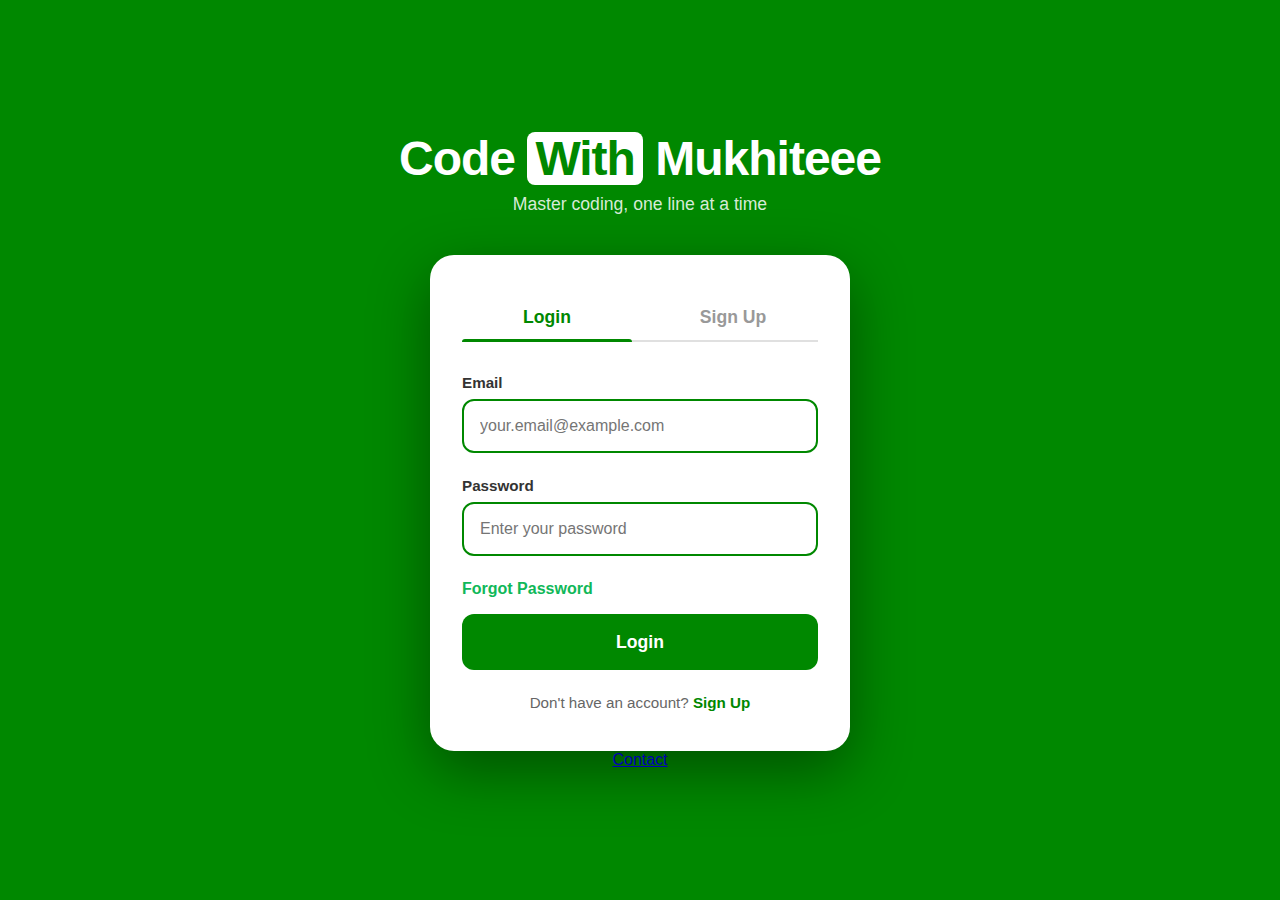
<file: index.html>
<!DOCTYPE html>
<html lang="en">
<head>
    <meta charset="UTF-8">
    <meta name="viewport" content="width=device-width, initial-scale=1.0">
    <title>Web Development For Beginners | Code With Mukhiteee</title>
    <link rel="stylesheet" href="styles/main.css">
    <link rel="icon" href="assets/images/icon.png" type="image/png">
    <link rel="apple-touch-icon" href="assets/images/icon.png">
    <link rel="manifest" href="manifest.json">
    <meta name="theme-color" content="#10b859">
<meta name="description" content="Learn web development from scratch. Join our beginner-friendly course, get hands-on tutorials, and connect with a vibrant learning community.">
<meta name="twitter:card" content="summary_large_image">
<meta name="twitter:title" content="Web Development for Beginners">
<meta name="twitter:description" content="Learn web development from scratch. Join our beginner-friendly course, get hands-on tutorials, and connect with a vibrant learning community.">
<meta name="twitter:image" content="https://webdev.wasmer.app/assets/images/banner.jpg">

<meta property="og:title" content="Web Development for Beginners">
<meta property="og:description" content="Learn web development from scratch. Join our beginner-friendly course, get hands-on tutorials, and connect with a vibrant learning community.">
<meta property="og:image" content="https://webdev.wasmer.app/assets/images/banner.jpg">
<meta property="og:url" content="https://webdev.wasmer.app">
<meta property="og:type" content="website">
</head>
<body>
        <div class="logo">Code <span>With</span> Mukhiteee</div>
    <div class="tagline">Master coding, one line at a time</div>

    <div class="auth-card">
        <div class="tabs">
            <button class="tab active" data-tab="login">Login</button>
            <button class="tab" data-tab="signup">Sign Up</button>
            <div class="tab-indicator" id="indicator"></div>
        </div>

        <div class="form-container">
            <form class="form active" id="loginForm" action="backend/login.php" method="POST">
                <div class="form-group">
                    <label for="loginEmail">Email</label>
                    <input type="email" id="loginEmail" name="email" placeholder="your.email@example.com" required>
                </div>
                <div class="form-group">
                    <label for="loginPassword">Password</label>
                    <input type="password" id="loginPassword" name="password" placeholder="Enter your password" required>
                </div>
                <a href="pages/forgot_password.php" style="color: #10b859; font-weight: 600; text-decoration: none; text-align: right;">Forgot Password</a>
                <button type="submit" class="cta-button">Login</button>
                <div class="switch-link">
                    Don't have an account? <a id="switchToSignup">Sign Up</a>
                </div>
            </form>

            <form class="form" id="signupForm" action="backend/register.php" method="POST">
                <div class="form-group">
                    <label for="signupName">Name</label>
                    <input type="text" name="name" id="signupName" placeholder="Your full name" required>
                </div>
                <div class="form-group">
                    <label for="signupEmail">Email</label>
                    <input type="email" name="email" id="signupEmail" placeholder="your.email@example.com" required>
                </div>
                <div class="form-group">
                    <label for="signupPassword">Password</label>
                    <input type="password" name="password" id="signupPassword" placeholder="Create a strong password" required>
                </div>
                <div class="form-group">
                    <label for="signupConfirm">Confirm Password</label>
                    <input type="password" name="confirm" id="signupConfirm" placeholder="Repeat Password" required>
                </div>
                <button type="submit" class="cta-button">Sign Up</button>
                <div class="switch-link">
                    Already have an account? <a id="switchToLogin">Login</a>
                </div>
            </form>
        </div>
    </div>
    
    <!-- Floating WhatsApp Button -->
    <a class="float-contact" href="https://wa.me/2349025948400" target="_blank" title="Contact">
      <i class="fab fa-whatsapp"></i> Contact
    </a>
    <script src="scripts/main.js"></script>
</body>
</html>
</file>
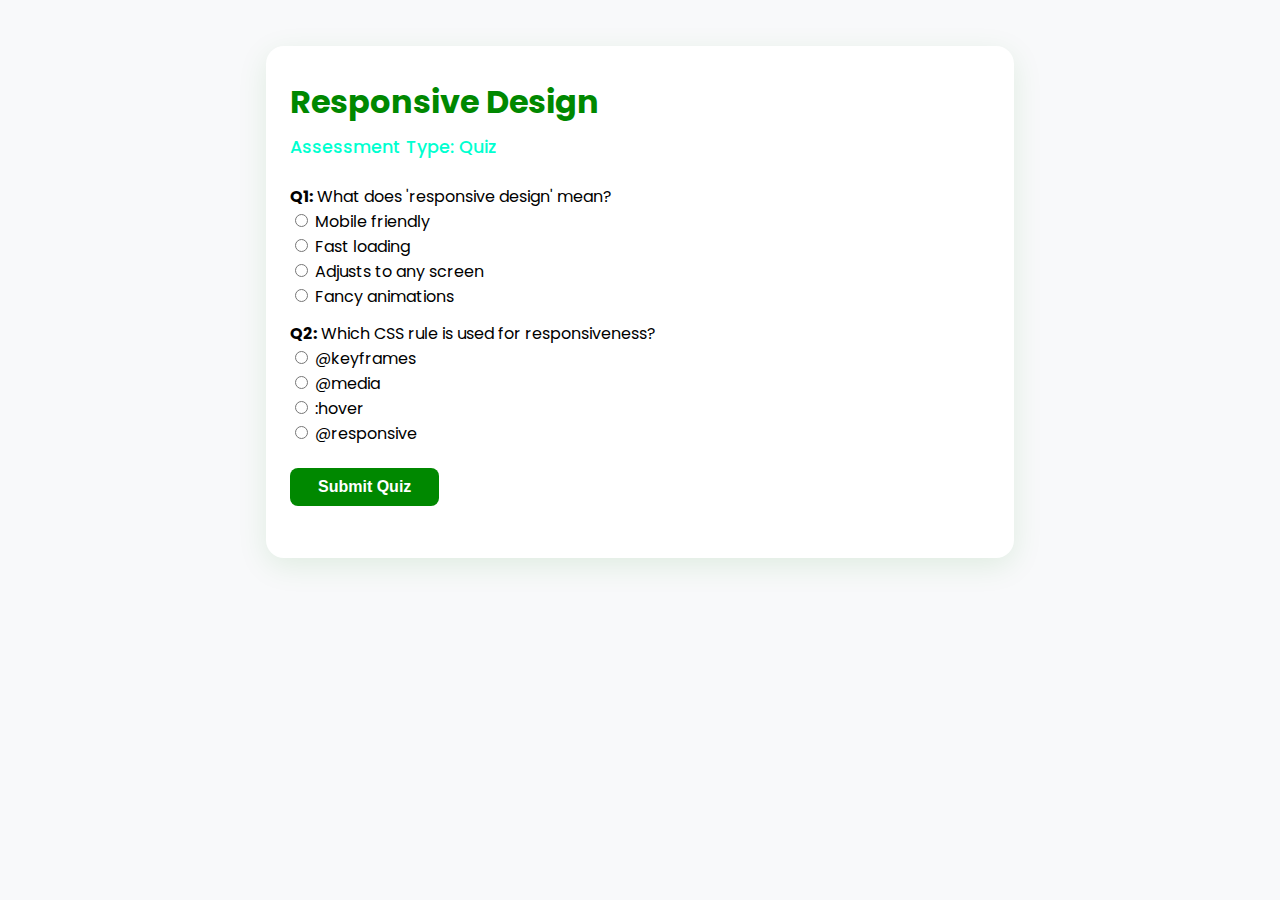
<file: course_assessment.html>
<!DOCTYPE html>
<html lang="en">
<head>
    <meta charset="UTF-8">
    <meta name="viewport" content="width=device-width, initial-scale=1.0">
    <title>Section Assessment | CodeWithMukhiteee</title>
    <link href="https://fonts.googleapis.com/css2?family=Poppins:wght@400;700&display=swap" rel="stylesheet">
    <style>
        body { background: #f8f9fa; font-family: 'Poppins', sans-serif; }
        .section-wrapper { max-width: 700px; margin: 46px auto; padding: 32px 24px; background: #fff; border-radius: 18px; box-shadow: 0 8px 30px rgba(8,128,8,0.10);}
        .section-title { font-size: 2rem; font-weight: 700; color: #080; margin-bottom: 8px;}
        .assessment-type { font-size: 1.1rem; font-weight: 500; color: #00FFD0; margin-bottom: 24px;}
        .quiz-block, .project-block { margin-bottom: 20px; }
        .score-block, .pending-block, .feedback-block { margin-top: 20px; padding: 18px; border-radius: 10px; }
        .score-block { background: #eafff9; color: #080; font-weight: 700;}
        .pending-block { background: #fffbe6; color: #eeB100;}
        .feedback-block { background: #f3f8ff; color: #002366;}
        .btn { display: inline-block; background: #080; color: #fff; padding: 10px 28px; border-radius: 8px; font-size: 1rem; font-weight: 600; cursor: pointer; border: none; margin-top: 10px;}
        .btn:disabled { background: #bbb; cursor: default; }
        .question { margin-bottom: 12px;}
    </style>
</head>
<body>
    <div class="section-wrapper" id="assessmentRoot">
        <!-- Content will be injected here -->
    </div>
    <script>
        // Dummy data (replace with dynamic backend/data logic)
        const sectionData = {
            title: "Responsive Design",
            type: "quiz", // or "project"
            userHasTaken: false,  // true if already taken/submitted
            userScore: 4, // for quiz
            quizOutOf: 5,
            quizQuestions: [
                {
                    question: "What does 'responsive design' mean?",
                    options: ["Mobile friendly", "Fast loading", "Adjusts to any screen", "Fancy animations"],
                    answer: 2 // zero-indexed, correct answer
                },
                {
                    question: "Which CSS rule is used for responsiveness?",
                    options: ["@keyframes", "@media", ":hover", "@responsive"],
                    answer: 1
                }
            ],
            projectSubmitted: false,
            projectGraded: false,
            projectScore: null,
            projectFeedback: ""
        };

        // Utility to render the proper assessment content
        function renderAssessment() {
            const root = document.getElementById('assessmentRoot');
            let html = `<div class="section-title">${sectionData.title}</div>`;
            html += `<div class="assessment-type">Assessment Type: ${sectionData.type === "quiz" ? "Quiz" : "Project"}</div>`;

            if (sectionData.type === "quiz") {
                if (sectionData.userHasTaken) {
                    html += `<div class="score-block">You scored ${sectionData.userScore}/${sectionData.quizOutOf} on this quiz. Assessment locked.</div>`;
                } else {
                    html += `<form id="quizForm" class="quiz-block">`;
                    sectionData.quizQuestions.forEach((q, i) => {
                        html += `<div class="question"><b>Q${i+1}:</b> ${q.question}<br>`;
                        q.options.forEach((opt, j) => {
                            html += `<label><input type="radio" name="q${i}" value="${j}" required> ${opt}</label><br>`;
                        });
                        html += `</div>`;
                    });
                    html += `<button class="btn" type="submit">Submit Quiz</button></form>`;
                }
            }

            if (sectionData.type === "project") {
                if (sectionData.userHasTaken) {
                    if (sectionData.projectGraded) {
                        html += `<div class="score-block">Project Score: ${sectionData.projectScore}/10</div>`;
                        html += `<div class="feedback-block">${sectionData.projectFeedback}</div>`;
                    } else {
                        html += `<div class="pending-block">Project submitted. Pending grading by admin.</div>`;
                    }
                } else {
                    html += `<form id="projForm" class="project-block">
                        <label>Project File/Link:<br><input type="text" name="projLink" required style="width:90%;padding:9px;margin:10px 0"></label><br>
                        <button class="btn" type="submit">Upload Project</button>
                    </form>`;
                }
            }

            root.innerHTML = html;

            // Form listeners for demo
            const quizForm = document.getElementById('quizForm');
            if (quizForm) {
                quizForm.onsubmit = function (e) {
                    e.preventDefault();
                    // Lock quiz after submit (simulate)
                    sectionData.userHasTaken = true;
                    // For demo, random score
                    sectionData.userScore = Math.floor(Math.random()*sectionData.quizOutOf);
                    renderAssessment();
                };
            }
            const projForm = document.getElementById('projForm');
            if (projForm) {
                projForm.onsubmit = function (e) {
                    e.preventDefault();
                    sectionData.userHasTaken = true;
                    sectionData.projectGraded = false;
                    renderAssessment();
                };
            }
        }

        renderAssessment();
    </script>
</body>
</html>
</file>
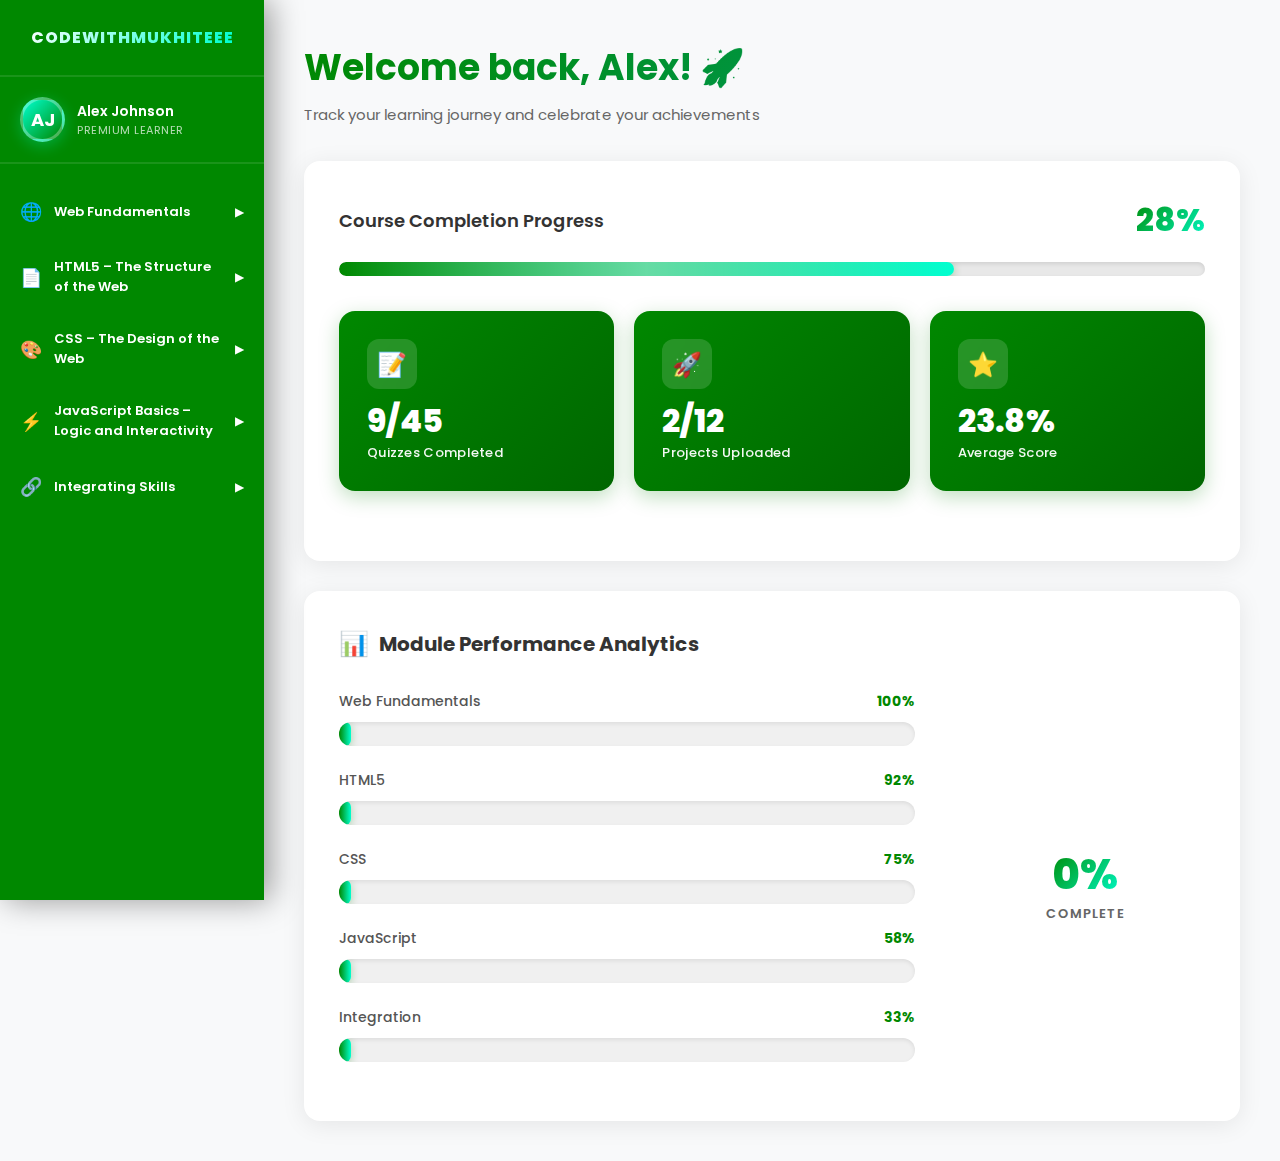
<file: dashboard.html>
<!DOCTYPE html>
<html lang="en">
<head>
    <meta charset="UTF-8">
    <meta name="viewport" content="width=device-width, initial-scale=1.0">
    <title>CodeWithMukhiteee - Student Dashboard</title>
    <link href="https://fonts.googleapis.com/css2?family=Poppins:wght@300;400;500;600;700;800&display=swap" rel="stylesheet">
    <link rel="stylesheet" href="styles/dashboard.css">
</head>
<body>
    <button class="menu-toggle" id="menuToggle" aria-label="Toggle Menu">☰</button>

    <div class="dashboard">
        <!-- Sidebar -->
        <aside class="sidebar" id="sidebar">
            <div class="logo-section">
                <div class="logo">
                    <h1>CodeWithMukhiteee</h1>
                </div>
            </div>

            <!-- User Profile -->
            <div class="user-profile">
                <div class="user-avatar" id="userAvatar">SM</div>
                <div class="user-info">
                    <div class="user-name" id="userName">Student Member</div>
                    <div class="user-role">Premium Learner</div>
                </div>
            </div>

            <nav class="course-nav" id="courseNav">
                <!-- Modules will be generated by JavaScript -->
            </nav>
        </aside>

        <!-- Main Content -->
        <main class="main-content">
            <div class="welcome-header">
                <h1 class="welcome-title">Welcome back, <span id="welcomeName">Student</span>! 🚀</h1>
                <p class="welcome-subtitle">Track your learning journey and celebrate your achievements</p>
            </div>

            <!-- Analytics Panel -->
            <div class="analytics-panel">
                <div class="progress-section">
                    <div class="progress-header">
                        <h3 class="progress-label">Course Completion Progress</h3>
                        <span class="progress-percentage" id="overallProgress">0%</span>
                    </div>
                    <div class="progress-bar-container">
                        <div class="progress-bar" id="progressBar" style="width: 0%"></div>
                    </div>
                </div>

                <!-- Stats Cards -->
                <div class="stats-grid">
                    <div class="stat-card">
                        <div class="stat-icon">📝</div>
                        <div class="stat-value" id="quizStat">0/0</div>
                        <div class="stat-label">Quizzes Completed</div>
                    </div>
                    <div class="stat-card">
                        <div class="stat-icon">🚀</div>
                        <div class="stat-value" id="projectStat">0/0</div>
                        <div class="stat-label">Projects Uploaded</div>
                    </div>
                    <div class="stat-card">
                        <div class="stat-icon">⭐</div>
                        <div class="stat-value" id="avgScore">0%</div>
                        <div class="stat-label">Average Score</div>
                    </div>
                </div>
            </div>

            <!-- Chart Section -->
            <div class="chart-section">
                <h3 class="chart-title">Module Performance Analytics</h3>
                <div class="chart-container">
                    <div class="bar-chart" id="barChart">
                        <!-- Bars will be generated by JavaScript -->
                    </div>
                    <div class="pie-chart-container">
                        <svg width="240" height="240" viewBox="0 0 240 240">
                            <circle class="pie-circle pie-segment" cx="120" cy="120" r="102"
                                stroke="#080" stroke-dasharray="0 640" id="pieSegment"/>
                            <circle class="pie-circle" cx="120" cy="120" r="102"
                                stroke="#e8e8e8" stroke-width="36" fill="none"/>
                        </svg>
                        <div class="pie-center">
                            <div class="pie-percentage" id="piePercentage">0%</div>
                            <div class="pie-label">Complete</div>
                        </div>
                    </div>
                </div>
            </div>
        </main>
    </div>

    <script>
        // Course Data
        const courseModules = [
            {
                title: "Web Fundamentals",
                icon: "🌐",
                sections: ["Developer Environment Setup", "Version Control Introduction"]
            },
            {
                title: "HTML5 – The Structure of the Web",
                icon: "📄",
                sections: [
                    "Introduction to HTML",
                    "Foundation and Semantics",
                    "Media Embeds",
                    "Tables Data",
                    "Forms Interactivity",
                    "Advanced HTML"
                ]
            },
            {
                title: "CSS – The Design of the Web",
                icon: "🎨",
                sections: [
                    "Introduction to CSS",
                    "CSS Fundamentals",
                    "Layout Mastery",
                    "Responsive Design",
                    "Visual Effects and Animations",
                    "Modern CSS Features",
                    "Advanced Techniques",
                    "Real-World Projects",
                    "Browser DevTools"
                ]
            },
            {
                title: "JavaScript Basics – Logic and Interactivity",
                icon: "⚡",
                sections: [
                    "JS Fundamentals",
                    "Control Data Structures",
                    "Array Objects",
                    "The DOM Document Object Model",
                    "Local Storage and JSON",
                    "Debugging and Best Practices"
                ]
            },
            {
                title: "Integrating Skills",
                icon: "🔗",
                sections: ["Intermediate", "Advanced"]
            }
        ];

        // Analytics Data (simulating database)
        const analyticsData = {
            userName: "Alex Johnson",
            totalQuizzes: 45,
            completedQuizzes: 32,
            totalProjects: 12,
            uploadedProjects: 9,
            averageScore: 89.3,
            moduleProgress: [
                { name: 'Web Fundamentals', completion: 100 },
                { name: 'HTML5', completion: 92 },
                { name: 'CSS', completion: 75 },
                { name: 'JavaScript', completion: 58 },
                { name: 'Integration', completion: 33 }
            ]
        };

        // Generate Sidebar
        function generateSidebar() {
            const nav = document.getElementById('courseNav');
            courseModules.forEach((module, moduleIndex) => {
                const moduleDiv = document.createElement('div');
                moduleDiv.className = 'module';
               
                const header = document.createElement('div');
                header.className = 'module-header';
                header.innerHTML = `
                    <span class="module-icon">${module.icon}</span>
                    <span class="module-title">${module.title}</span>
                    <span class="chevron">▶</span>
                `;
               
                const sections = document.createElement('div');
                sections.className = 'sections';
               
                module.sections.forEach((section, sectionIndex) => {
                    const sectionDiv = document.createElement('div');
                    sectionDiv.className = 'section-item';
                    sectionDiv.textContent = section;
                    sectionDiv.tabIndex = 0;
                    sectionDiv.setAttribute('role', 'button');
                    sectionDiv.setAttribute('aria-label', `Navigate to ${section}`);
                   
                    sectionDiv.addEventListener('click', () => selectSection(sectionDiv, section));
                    sectionDiv.addEventListener('keypress', (e) => {
                        if (e.key === 'Enter') selectSection(sectionDiv, section);
                    });
                   
                    sections.appendChild(sectionDiv);
                });
               
                header.addEventListener('click', () => toggleModule(header, sections));
                header.addEventListener('keypress', (e) => {
                    if (e.key === 'Enter') toggleModule(header, sections);
                });
                header.tabIndex = 0;
                header.setAttribute('role', 'button');
                header.setAttribute('aria-expanded', 'false');
               
                moduleDiv.appendChild(header);
                moduleDiv.appendChild(sections);
                nav.appendChild(moduleDiv);
            });
        }

        function toggleModule(header, sections) {
            const chevron = header.querySelector('.chevron');
            const isExpanded = sections.classList.contains('show');
           
            sections.classList.toggle('show');
            chevron.classList.toggle('expanded');
            header.setAttribute('aria-expanded', !isExpanded);
        }

        function selectSection(element, sectionName) {
            document.querySelectorAll('.section-item').forEach(item => {
                item.classList.remove('active');
            });
            element.classList.add('active');
            console.log(`Navigating to: ${sectionName}`);
           
            // Close mobile menu on selection
            if (window.innerWidth <= 968) {
                document.getElementById('sidebar').classList.remove('active');
            }
        }

        // Update User Info
        function updateUserInfo() {
            const name = analyticsData.userName;
            const initials = name.split(' ').map(n => n[0]).join('').toUpperCase();
           
            document.getElementById('userName').textContent = name;
            document.getElementById('welcomeName').textContent = name.split(' ')[0];
            document.getElementById('userAvatar').textContent = initials;
        }

        // Update Analytics with Animation
        function updateAnalytics() {
            const overallProgress = Math.round(
                (analyticsData.completedQuizzes / analyticsData.totalQuizzes) * 100
            );
           
            // Animate progress bar
            setTimeout(() => {
                document.getElementById('progressBar').style.width = overallProgress + '%';
                animateNumber('overallProgress', 0, overallProgress, 1500, '%');
            }, 200);
           
            // Animate stats
            setTimeout(() => {
                animateCounter('quizStat', analyticsData.completedQuizzes, analyticsData.totalQuizzes);
                animateCounter('projectStat', analyticsData.uploadedProjects, analyticsData.totalProjects);
                animateNumber('avgScore', 0, analyticsData.averageScore, 1500, '%');
            }, 400);
           
            // Update charts
            setTimeout(() => {
                updateBarChart();
                updatePieChart(overallProgress);
            }, 600);
        }

        function animateNumber(elementId, start, end, duration, suffix = '') {
            const element = document.getElementById(elementId);
            const range = end - start;
            const increment = range / (duration / 16);
            let current = start;
           
            const timer = setInterval(() => {
                current += increment;
                if (current >= end) {
                    current = end;
                    clearInterval(timer);
                }
                element.textContent = Math.round(current * 10) / 10 + suffix;
            }, 16);
        }

        function animateCounter(elementId, current, total) {
            const element = document.getElementById(elementId);
            let count = 0;
            const duration = 1500;
            const increment = current / (duration / 16);
           
            const timer = setInterval(() => {
                count += increment;
                if (count >= current) {
                    count = current;
                    clearInterval(timer);
                }
                element.textContent = `${Math.round(count)}/${total}`;
            }, 16);
        }

        function updateBarChart() {
            const barChart = document.getElementById('barChart');
            barChart.innerHTML = '';
           
            analyticsData.moduleProgress.forEach((module, index) => {
                const barItem = document.createElement('div');
                barItem.className = 'bar-item';
                barItem.innerHTML = `
                    <div class="bar-label">
                        <span>${module.name}</span>
                        <span class="bar-percentage">${module.completion}%</span>
                    </div>
                    <div class="bar-track">
                        <div class="bar-fill" style="width: 0%"></div>
                    </div>
                `;
                barChart.appendChild(barItem);
               
                // Animate bars with staggered delay
                setTimeout(() => {
                    barItem.querySelector('.bar-fill').style.width = module.completion + '%';
                }, 200 + (index * 150));
            });
        }

        function updatePieChart(percentage) {
            const circumference = 2 * Math.PI * 102;
            const offset = circumference - (percentage / 100) * circumference;
           
            setTimeout(() => {
                document.getElementById('pieSegment').style.strokeDasharray =
                    `${circumference} ${circumference}`;
                document.getElementById('pieSegment').style.strokeDashoffset = offset;
                animateNumber('piePercentage', 0, percentage, 1500, '%');
            }, 200);
        }

        // Mobile Menu Toggle
        document.getElementById('menuToggle').addEventListener('click', () => {
            const sidebar = document.getElementById('sidebar');
            sidebar.classList.toggle('active');
        });

        // Close sidebar when clicking outside on mobile
        document.addEventListener('click', (e) => {
            const sidebar = document.getElementById('sidebar');
            const menuToggle = document.getElementById('menuToggle');
           
            if (window.innerWidth <= 968 &&
                sidebar.classList.contains('active') &&
                !sidebar.contains(e.target) &&
                !menuToggle.contains(e.target)) {
                sidebar.classList.remove('active');
            }
        });

        // Simulate data refresh (like database updates)
        function refreshData() {
            // Simulate fetching new data
            const mainContent = document.querySelector('.main-content');
            mainContent.classList.add('loading');
           
            setTimeout(() => {
                // Update with new data (simulated)
                analyticsData.completedQuizzes = Math.min(
                    analyticsData.completedQuizzes + Math.floor(Math.random() * 2),
                    analyticsData.totalQuizzes
                );
                analyticsData.uploadedProjects = Math.min(
                    analyticsData.uploadedProjects + Math.floor(Math.random() * 2),
                    analyticsData.totalProjects
                );
               
                updateAnalytics();
                mainContent.classList.remove('loading');
            }, 1000);
        }

        // Keyboard Navigation
        document.addEventListener('keydown', (e) => {
            // Press 'r' to refresh data
            if (e.key === 'r' && !e.ctrlKey && !e.metaKey) {
                const activeElement = document.activeElement;
                if (activeElement.tagName !== 'INPUT' && activeElement.tagName !== 'TEXTAREA') {
                    refreshData();
                }
            }
        });

        // Initialize Dashboard
        document.addEventListener('DOMContentLoaded', () => {
            generateSidebar();
            updateUserInfo();
            updateAnalytics();
           
            // Auto-refresh data every 30 seconds (simulating live updates)
            setInterval(() => {
                // Only auto-refresh if tab is visible
                if (!document.hidden) {
                    // Uncomment to enable auto-refresh
                    // refreshData();
                }
            }, 30000);
        });

        // Handle visibility change for performance
        document.addEventListener('visibilitychange', () => {
            if (!document.hidden) {
                // Refresh data when user returns to tab
                updateAnalytics();
            }
        });
    </script>
</body>
</html>
</file>
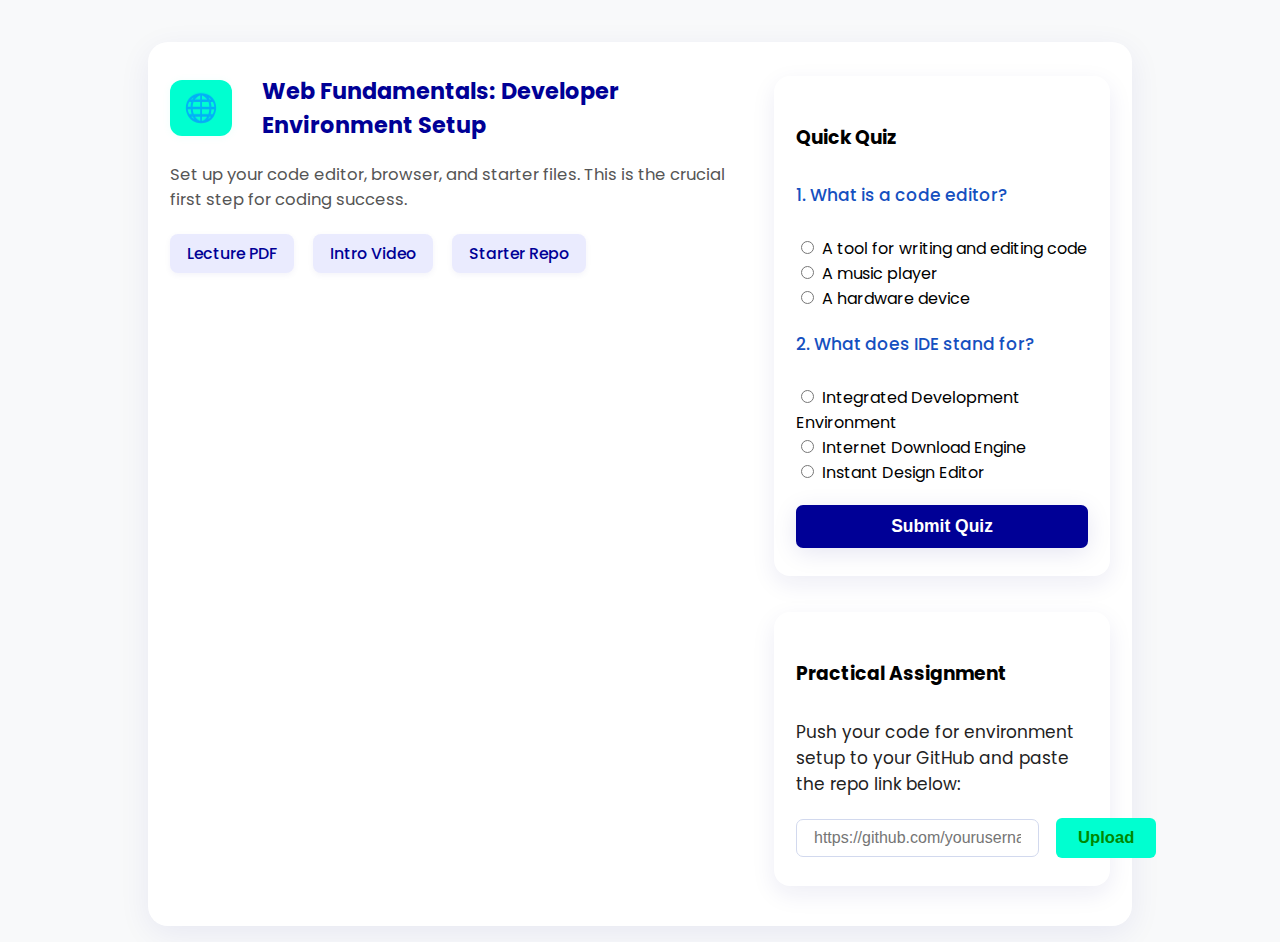
<file: lecture.html>
<!DOCTYPE html>
<html lang="en">
<head>
  <meta charset="UTF-8" />
  <meta name="viewport" content="width=device-width, initial-scale=1.0"/>
  <title>Lecture Details | CodeWithMukhiteee</title>
  <link href="https://fonts.googleapis.com/css2?family=Poppins:wght@400;700&display=swap" rel="stylesheet">
  <style>
    :root {
      --primary: #000096;
      --secondary: #00ffd0;
      --background: #f8f9fa;
      --quiz-bg: #fff;
      --quiz-shadow: 0 8px 24px rgba(20, 20, 128, 0.08);
    }
    html, body {
      font-family: 'Poppins', sans-serif;
      background: var(--background);
      margin: 0;
      padding: 0;
      min-height: 100vh;
    }
    .container {
      max-width: 940px;
      margin: 42px auto;
      background: #fff;
      border-radius: 20px;
      box-shadow: 0 8px 32px rgba(0,0,138,0.07);
      padding: 32px 22px;
      display: flex;
      flex-wrap: wrap;
      gap: 44px;
    }
    .lecture-main {
      flex: 2;
      min-width: 295px;
    }
    .lecture-header {
      margin-bottom: 20px;
      display: flex;
      align-items: center;
      gap: 21px;
    }
    .section-icon {
      font-size: 1.7em;
      background: var(--secondary);
      color: #222;
      border-radius: 12px;
      padding: 7px 14px;
      margin-right: 9px;
      font-weight: bold;
      box-shadow: 0 1px 8px rgba(0,255,208,0.07);
    }
    .lecture-title {
      font-size: 1.4em;
      color: var(--primary);
      font-weight: 700;
    }
    .lecture-info {
      font-size: 1.03em;
      color: #555;
      margin-bottom: 22px;
    }
    .lecture-resources {
      margin-bottom: 28px;
      display: flex;
      gap: 19px;
      flex-wrap: wrap;
    }
    .resource-chip {
      background: #eaebfe;
      color: var(--primary);
      border-radius: 8px;
      padding: 7px 17px;
      font-weight: 500;
      font-size: 0.99em;
      box-shadow: 0 2px 6px rgba(0,0,128,0.05);
      cursor: pointer;
      transition: background .13s;
    }
    .resource-chip:hover {
      background: #cbe3ff;
    }
    .assessment-panel {
      flex: 1.2;
      min-width: 260px;
      margin-top: 2px;
      display: flex;
      flex-direction: column;
      gap: 28px;
    }
    .quiz-block, .practical-block, .result-block {
      background: var(--quiz-bg);
      border-radius: 16px;
      box-shadow: var(--quiz-shadow);
      padding: 28px 22px;
      margin-bottom: 8px;
      display: flex;
      flex-direction: column;
      gap: 12px;
    }
    .quiz-question {
      margin-bottom: 16px;
      font-size: 1.07em;
      color: #1550c0;
      font-weight: 500;
    }
    .quiz-options {
      margin-bottom: 8px;
    }
    .quiz-radio {
      margin-right: 8px;
    }
    .quiz-submit {
      background: var(--primary);
      color: #fff;
      border: none;
      border-radius: 7px;
      padding: 11px 31px;
      font-size: 1.09em;
      font-weight: bold;
      box-shadow: 0 5px 24px rgba(0,0,130,0.10);
      cursor: pointer;
      transition: background .18s;
    }
    .quiz-submit:hover {
      background: #2060ff;
    }
    .quiz-feedback {
      background: #e1fad5;
      color: #116d26;
      padding: 9px 15px;
      border-radius: 8px;
      font-weight: 600;
      margin-top: 5px;
      box-shadow: 0 0 8px rgba(0,155,0,.09);
      display: none;
      animation: fadeIn .7s ease;
    }
    .practical-desc {
      color: #222;
      margin-bottom: 9px;
      font-size: 1.06em;
    }
    .github-input-block {
      display: flex;
      gap: 12px;
      align-items: center;
    }
    .github-link-input {
      flex: 1;
      padding: 9px 17px;
      font-size: 1em;
      border-radius: 7px;
      border: 1px solid #d2d9ee;
      margin-right: 5px;
      outline-color: var(--primary);
    }
    .practical-submit {
      background: var(--secondary);
      color: #080;
      font-weight: bold;
      border-radius: 6px;
      padding: 10px 22px;
      border: none;
      font-size: 1.04em;
      cursor: pointer;
      transition: background .15s;
    }
    .practical-submit:hover {
      background: #aaffec;
    }
    .practical-status {
      margin-top: 10px;
      color: #178d2c;
      background: #e6ffe6;
      padding: 7px 14px;
      border-radius: 7px;
      font-weight: 600;
      display: none;
    }
    .result-panel-header {
      font-size: 1.18em;
      font-weight: 700;
      color: #1350d0;
      margin-bottom: 10px;
    }
    .result-score {
      color: var(--secondary);
      font-size: 1.38em;
      font-weight: 700;
      letter-spacing: 1px;
      margin-bottom: 10px;
    }
    .result-label {
      font-size: 1.04em;
      color: #333;
      margin-bottom: 3px;
    }
    @media (max-width: 725px) {
      .container {
        flex-direction: column;
        max-width: 98vw;
        padding: 17px 2vw;
        gap: 26px;
      }
      .assessment-panel { margin-top: 0; }
    }
  </style>
</head>
<body>
  <div class="container">
    <!-- Main Lecture Info -->
    <div class="lecture-main">
      <div class="lecture-header">
        <span class="section-icon">🌐</span>
        <span class="lecture-title">Web Fundamentals: Developer Environment Setup</span>
      </div>
      <div class="lecture-info">
        Set up your code editor, browser, and starter files. This is the crucial first step for coding success.
      </div>
      <div class="lecture-resources">
        <div class="resource-chip">Lecture PDF</div>
        <div class="resource-chip">Intro Video</div>
        <div class="resource-chip">Starter Repo</div>
      </div>
    </div>
    <!-- Assessment / Quiz / Practical Area -->
    <div class="assessment-panel">
      <!-- Quiz Block -->
      <form id="quizForm" class="quiz-block">
        <h3>Quick Quiz</h3>
        <div class="quiz-question">1. What is a code editor?</div>
        <div class="quiz-options">
          <label><input type="radio" name="q1" class="quiz-radio" value="A">A tool for writing and editing code</label><br>
          <label><input type="radio" name="q1" class="quiz-radio" value="B">A music player</label><br>
          <label><input type="radio" name="q1" class="quiz-radio" value="C">A hardware device</label>
        </div>
        <div class="quiz-question">2. What does IDE stand for?</div>
        <div class="quiz-options">
          <label><input type="radio" name="q2" class="quiz-radio" value="A">Integrated Development Environment</label><br>
          <label><input type="radio" name="q2" class="quiz-radio" value="B">Internet Download Engine</label><br>
          <label><input type="radio" name="q2" class="quiz-radio" value="C">Instant Design Editor</label>
        </div>
        <button type="button" class="quiz-submit" onclick="submitQuiz()">Submit Quiz</button>
        <div class="quiz-feedback" id="quizFeedback"></div>
      </form>
      <!-- Practical/Project Block -->
      <form id="practicalForm" class="practical-block">
        <h3>Practical Assignment</h3>
        <div class="practical-desc">Push your code for environment setup to your GitHub and paste the repo link below:</div>
        <div class="github-input-block">
          <input type="url" class="github-link-input" id="githubLinkInput" placeholder="https://github.com/yourusername/repo"/>
          <button type="button" class="practical-submit" onclick="submitPractical()">Upload</button>
        </div>
        <div class="practical-status" id="practicalStatus"></div>
      </form>
      <!-- Results Block (shown after completion) -->
      <div class="result-block" id="resultBlock" style="display:none;">
        <div class="result-panel-header">Assessment Result</div>
        <div class="result-label">Quiz Score:</div>
        <div class="result-score" id="quizScore"></div>
        <div class="result-label">Practical Status:</div>
        <div class="practical-status" id="finalPracticalStatus"></div>
      </div>
    </div>
  </div>
  <script>
    // Dummy quiz answer keys
    const quizAnswers = {q1: 'A', q2: 'A'};
    function submitQuiz() {
      let score = 0;
      let correct = 0;
      let total = 2;
      if(document.querySelector('input[name="q1"]:checked') && document.querySelector('input[name="q1"]:checked').value === quizAnswers.q1) correct++;
      if(document.querySelector('input[name="q2"]:checked') && document.querySelector('input[name="q2"]:checked').value === quizAnswers.q2) correct++;
      score = Math.round((correct / total) * 100);
      document.getElementById('quizFeedback').innerText = `You scored ${score}%.`;
      document.getElementById('quizFeedback').style.display = 'block';
      document.getElementById('quizScore').innerText = score + '%';
      showResultPanel();
    }
    function submitPractical() {
      const link = document.getElementById('githubLinkInput').value;
      if(link && link.startsWith('https://github.com/')) {
        document.getElementById('practicalStatus').style.display = 'block';
        document.getElementById('practicalStatus').innerText = 'GitHub repo submitted ✔️';
        document.getElementById('finalPracticalStatus').innerText = 'Completed ✔️';
        showResultPanel();
      } else {
        document.getElementById('practicalStatus').style.display = 'block';
        document.getElementById('practicalStatus').innerText = 'Please provide a valid GitHub link!';
      }
    }
    function showResultPanel() {
      document.getElementById('resultBlock').style.display = 'flex';
    }
  </script>
</body>
</html>
</file>
<file: styles/main.css>
* {
            margin: 0;
            padding: 0;
            box-sizing: border-box;
        }

        body {
            font-family: 'Segoe UI', Tahoma, Geneva, Verdana, sans-serif;
            background: #080;
            min-height: 100vh;
            display: flex;
            flex-direction: column;
            align-items: center;
            justify-content: center;
            padding: 20px;
            overflow-x: hidden;
        }

        @keyframes fadeInUp {
            from {
                opacity: 0;
                transform: translateY(30px);
            }
            to {
                opacity: 1;
                transform: translateY(0);
            }
        }

        .logo {
            font-size: 3rem;
            font-weight: 900;
            color: #fff;
            text-align: center;
            margin-bottom: 0.5rem;
            letter-spacing: -1px;
            animation: fadeInUp 0.6s ease-out;
        }

        .logo span {
            color: #080;
            background: #fff;
            padding: 0 8px;
            border-radius: 8px;
        }

        .tagline {
            color: rgba(255, 255, 255, 0.85);
            text-align: center;
            font-size: 1.1rem;
            margin-bottom: 2.5rem;
            font-weight: 300;
            animation: fadeInUp 0.6s ease-out 0.1s backwards;
        }

        .auth-card {
            background: #fff;
            border-radius: 24px;
            padding: 2.5rem 2rem;
            width: 100%;
            max-width: 420px;
            box-shadow: 0 20px 60px rgba(0, 0, 0, 0.4);
            animation: fadeInUp 0.6s ease-out 0.2s backwards;
            position: relative;
        }

        .tabs {
            display: flex;
            gap: 1rem;
            margin-bottom: 2rem;
            border-bottom: 2px solid #e0e0e0;
            position: relative;
        }

        .tab {
            flex: 1;
            padding: 0.75rem;
            background: none;
            border: none;
            font-size: 1.1rem;
            font-weight: 700;
            color: #999;
            cursor: pointer;
            transition: color 0.3s;
            position: relative;
        }

        .tab.active {
            color: #080;
        }

        .tab-indicator {
            position: absolute;
            bottom: -2px;
            height: 3px;
            background: #080;
            transition: all 0.3s cubic-bezier(0.4, 0, 0.2, 1);
            border-radius: 3px 3px 0 0;
        }

        .form-container {
            position: relative;
        }

        .form {
            display: none;
        }

        .form.active {
            display: block;
            animation: fadeIn 0.4s ease-out;
        }

        @keyframes fadeIn {
            from {
                opacity: 0;
            }
            to {
                opacity: 1;
            }
        }

        .form-group {
            margin-bottom: 1.5rem;
        }

        label {
            display: block;
            margin-bottom: 0.5rem;
            color: #333;
            font-weight: 600;
            font-size: 0.95rem;
        }

        input {
            width: 100%;
            padding: 1rem;
            border: 2px solid #080;
            border-radius: 12px;
            font-size: 1rem;
            transition: all 0.3s;
            background: #fff;
        }

        input:focus {
            outline: none;
            box-shadow: 0 0 0 3px rgba(0, 136, 0, 0.2);
            transform: translateY(-2px);
        }

        .cta-button {
            width: 100%;
            padding: 1.1rem;
            background: #080;
            color: #fff;
            border: none;
            border-radius: 12px;
            font-size: 1.1rem;
            font-weight: 700;
            cursor: pointer;
            transition: all 0.3s;
            margin-top: 1rem;
            position: relative;
            overflow: hidden;
        }

        .cta-button::before {
            content: '';
            position: absolute;
            top: 50%;
            left: 50%;
            width: 0;
            height: 0;
            border-radius: 50%;
            background: rgba(255, 255, 255, 0.2);
            transform: translate(-50%, -50%);
            transition: width 0.6s, height 0.6s;
        }

        .cta-button:hover::before {
            width: 300px;
            height: 300px;
        }

        .cta-button:hover {
            transform: scale(1.02);
            box-shadow: 0 8px 20px rgba(0, 136, 0, 0.3);
        }

        .cta-button:active {
            transform: scale(0.98);
        }

        .switch-link {
            text-align: center;
            margin-top: 1.5rem;
            color: #666;
            font-size: 0.95rem;
        }

        .switch-link a {
            color: #080;
            font-weight: 700;
            text-decoration: none;
            cursor: pointer;
            transition: all 0.3s;
        }

        .switch-link a:hover {
            text-decoration: underline;
        }

        @media (max-width: 480px) {
            .logo {
                font-size: 2.2rem;
            }

            .tagline {
                font-size: 1rem;
            }

            .auth-card {
                padding: 2rem 1.5rem;
            }
        }
</file>
<file: styles/dashboard.css>
* {
            margin: 0;
            padding: 0;
            box-sizing: border-box;
        }

        body {
            font-family: 'Poppins', sans-serif;
            background: #f8f9fa;
            overflow-x: hidden;
        }

        .dashboard {
            display: flex;
            min-height: 100vh;
        }

        /* Sidebar Styles */
        .sidebar {
            width: 264px;
            background: #080;
            color: #fff;
            position: fixed;
            height: 100vh;
            overflow-y: auto;
            box-shadow: 6px 0 30px rgba(0, 0, 0, 0.4);
            z-index: 1000;
            transition: transform 0.3s ease;
        }

        .sidebar::-webkit-scrollbar {
            width: 6px;
        }

        .sidebar::-webkit-scrollbar-thumb {
            background: rgba(255, 255, 255, 0.3);
            border-radius: 3px;
        }

        /* Logo Section */
        .logo-section {
            padding: 25px 20px;
            border-bottom: 2px solid rgba(255, 255, 255, 0.1);
            text-align: center;
            cursor: pointer;
        }

        .logo {
            position: relative;
            display: inline-block;
        }

        .logo h1 {
            font-size: 16px;
            font-weight: 800;
            letter-spacing: 1px;
            background: linear-gradient(135deg, #fff 0%, #00FFD0 50%, #fff 100%);
            background-size: 200% auto;
            -webkit-background-clip: text;
            -webkit-text-fill-color: transparent;
            background-clip: text;
            animation: gradientShift 3s ease infinite;
            text-transform: uppercase;
            position: relative;
        }

        .logo:hover h1 {
            animation: crazyPulse 0.6s ease, gradientShift 1s ease infinite;
        }

        @keyframes gradientShift {
            0%, 100% { background-position: 0% 50%; }
            50% { background-position: 100% 50%; }
        }

        @keyframes crazyPulse {
            0%, 100% { transform: scale(1) rotate(0deg); }
            25% { transform: scale(1.1) rotate(-3deg); }
            75% { transform: scale(1.15) rotate(3deg); }
        }

        .logo::before {
            content: '';
            position: absolute;
            top: -10px;
            left: -10px;
            right: -10px;
            bottom: -10px;
            background: radial-gradient(circle, rgba(0, 255, 208, 0.3), transparent);
            border-radius: 50%;
            opacity: 0;
            transition: opacity 0.3s ease;
        }

        .logo:hover::before {
            opacity: 1;
            animation: pulse 1.5s ease infinite;
        }

        @keyframes pulse {
            0%, 100% { transform: scale(0.8); opacity: 0.3; }
            50% { transform: scale(1.2); opacity: 0.6; }
        }

        /* User Profile */
        .user-profile {
            padding: 20px;
            display: flex;
            align-items: center;
            gap: 12px;
            border-bottom: 2px solid rgba(255, 255, 255, 0.1);
            transition: background 0.3s ease;
        }

        .user-profile:hover {
            background: rgba(255, 255, 255, 0.05);
        }

        .user-avatar {
            width: 45px;
            height: 45px;
            border-radius: 50%;
            background: linear-gradient(135deg, #00FFD0 0%, #080 100%);
            display: flex;
            align-items: center;
            justify-content: center;
            font-weight: 700;
            font-size: 18px;
            border: 3px solid rgba(255, 255, 255, 0.3);
            box-shadow: 0 4px 15px rgba(0, 255, 208, 0.3);
            flex-shrink: 0;
        }

        .user-info {
            flex: 1;
            min-width: 0;
        }

        .user-name {
            font-weight: 600;
            font-size: 14px;
            white-space: nowrap;
            overflow: hidden;
            text-overflow: ellipsis;
        }

        .user-role {
            font-size: 11px;
            opacity: 0.7;
            text-transform: uppercase;
            letter-spacing: 0.5px;
        }

        
        /* Course Navigation */
        .course-nav {
            padding: 20px 0;
        }

        .module {
            margin-bottom: 4px;
        }

        .module-header {
            padding: 14px 20px;
            cursor: pointer;
            display: flex;
            align-items: center;
            gap: 12px;
            transition: all 0.3s ease;
            position: relative;
            overflow: hidden;
        }

        .module-header::before {
            content: '';
            position: absolute;
            left: 0;
            top: 0;
            height: 100%;
            width: 4px;
            background: #00FFD0;
            transform: scaleY(0);
            transition: transform 0.3s ease;
        }

        .module-header:hover::before {
            transform: scaleY(1);
        }

        .module-header:hover {
            background: rgba(255, 255, 255, 0.08);
            padding-left: 28px;
        }

        .module-icon {
            font-size: 18px;
            transition: transform 0.3s ease;
        }

        .module-header:hover .module-icon {
            transform: rotate(360deg) scale(1.2);
        }

        .module-title {
            font-size: 13px;
            font-weight: 600;
            flex: 1;
        }

        .chevron {
            transition: transform 0.3s ease;
            font-size: 12px;
        }

        .chevron.expanded {
            transform: rotate(90deg);
        }

        .sections {
            max-height: 0;
            overflow: hidden;
            transition: max-height 0.4s ease;
            background: rgba(0, 0, 0, 0.15);
        }

        .sections.show {
            max-height: 1200px;
        }

        .section-item {
            padding: 11px 20px 11px 52px;
            cursor: pointer;
            font-size: 12px;
            transition: all 0.3s ease;
            position: relative;
            border-left: 3px solid transparent;
            display: flex;
            align-items: center;
            gap: 8px;
        }

        .section-item::before {
            content: '→';
            opacity: 0;
            position: absolute;
            left: 32px;
            transition: all 0.3s ease;
        }

        .section-item:hover::before {
            opacity: 1;
            left: 36px;
        }

        .section-item:hover {
            background: rgba(255, 255, 255, 0.1);
            padding-left: 56px;
            border-left-color: #00FFD0;
        }

        .section-item.active {
            background: #fff;
            color: #080;
            font-weight: 600;
            border-left-color: #00FFD0;
            box-shadow: 0 2px 12px rgba(0, 255, 208, 0.4);
            animation: activeGlow 2s ease infinite;
        }

        .section-item.active::after {
            content: '✓';
            margin-left: auto;
            font-weight: 700;
            color: #080;
        }

        @keyframes activeGlow {
            0%, 100% { box-shadow: 0 2px 12px rgba(0, 255, 208, 0.4); }
            50% { box-shadow: 0 4px 20px rgba(0, 255, 208, 0.6); }
        }

        /* Main Content */
        .main-content {
            margin-left: 264px;
            flex: 1;
            padding: 40px;
            width: calc(100% - 264px);
        }

        /* Mobile Menu Toggle */
        .menu-toggle {
            display: none;
            position: fixed;
            top: 20px;
            left: 20px;
            z-index: 1001;
            background: #080;
            color: #fff;
            border: none;
            width: 50px;
            height: 50px;
            border-radius: 10px;
            cursor: pointer;
            box-shadow: 0 4px 15px rgba(0, 0, 0, 0.3);
            font-size: 24px;
        }

        /* Welcome Header */
        .welcome-header {
            margin-bottom: 35px;
            animation: fadeInDown 0.6s ease;
        }

        .welcome-title {
            font-size: 36px;
            font-weight: 700;
            background: linear-gradient(135deg, #080 0%, #00A080 100%);
            -webkit-background-clip: text;
            -webkit-text-fill-color: transparent;
            background-clip: text;
            margin-bottom: 8px;
        }

        .welcome-subtitle {
            color: #666;
            font-size: 15px;
            font-weight: 400;
        }

        /* Analytics Panel */
        .analytics-panel {
            background: #fff;
            border-radius: 16px;
            padding: 35px;
            box-shadow: 0 4px 25px rgba(0, 0, 0, 0.08);
            margin-bottom: 30px;
            animation: fadeInUp 0.6s ease;
        }

        .progress-section {
            margin-bottom: 35px;
        }
.right-panel {
    display: flex;
    align-items: center;
    gap: 14px;
}
        
.logout-btn {
    background: #e9ecef;
    border: none;
    color: #353547;
    padding: 7px 16px;
    border-radius: 14px;
    cursor:pointer;
    font-weight: 500;
}

        .progress-header {
            display: flex;
            justify-content: space-between;
            align-items: center;
            margin-bottom: 18px;
        }

        .progress-label {
            font-size: 18px;
            font-weight: 600;
            color: #333;
        }

        .progress-percentage {
            font-size: 32px;
            font-weight: 800;
            background: linear-gradient(135deg, #080 0%, #00FFD0 100%);
            -webkit-background-clip: text;
            -webkit-text-fill-color: transparent;
            background-clip: text;
        }

        .progress-bar-container {
            height: 14px;
            background: #e8e8e8;
            border-radius: 20px;
            overflow: hidden;
            position: relative;
            box-shadow: inset 0 2px 4px rgba(0, 0, 0, 0.1);
        }

        .progress-bar {
            height: 100%;
            background: linear-gradient(90deg, #080 0%, #00FFD0 100%);
            border-radius: 20px;
            transition: width 1.8s cubic-bezier(0.4, 0, 0.2, 1);
            position: relative;
            overflow: hidden;
            box-shadow: 0 2px 8px rgba(0, 128, 0, 0.3);
        }

        .progress-bar::after {
            content: '';
            position: absolute;
            top: 0;
            left: 0;
            bottom: 0;
            right: 0;
            background: linear-gradient(90deg, transparent, rgba(255,255,255,0.4), transparent);
            animation: shimmer 2.5s infinite;
        }

        @keyframes shimmer {
            0% { transform: translateX(-100%); }
            100% { transform: translateX(100%); }
        }

        /* Stats Grid */
        .stats-grid {
            display: grid;
            grid-template-columns: repeat(auto-fit, minmax(220px, 1fr));
            gap: 20px;
            margin-bottom: 35px;
        }

        .stat-card {
            background: linear-gradient(135deg, #080 0%, #006600 100%);
            color: #fff;
            padding: 28px;
            border-radius: 16px;
            box-shadow: 0 6px 20px rgba(0, 128, 0, 0.25);
            transition: all 0.4s cubic-bezier(0.4, 0, 0.2, 1);
            animation: fadeInUp 0.6s ease;
            animation-fill-mode: both;
            position: relative;
            overflow: hidden;
        }

        .stat-card::before {
            content: '';
            position: absolute;
            top: -50%;
            right: -50%;
            width: 200%;
            height: 200%;
            background: radial-gradient(circle, rgba(255, 255, 255, 0.1), transparent);
            opacity: 0;
            transition: opacity 0.3s ease;
        }

        .stat-card:hover::before {
            opacity: 1;
        }

        .stat-card:nth-child(1) { animation-delay: 0.1s; }
        .stat-card:nth-child(2) { animation-delay: 0.2s; }
        .stat-card:nth-child(3) { animation-delay: 0.3s; }

        .stat-card:hover {
            transform: translateY(-8px) scale(1.02);
            box-shadow: 0 12px 35px rgba(0, 128, 0, 0.4);
        }

        .stat-icon {
            width: 50px;
            height: 50px;
            background: rgba(255, 255, 255, 0.15);
            border-radius: 12px;
            display: flex;
            align-items: center;
            justify-content: center;
            margin-bottom: 16px;
            font-size: 24px;
            backdrop-filter: blur(10px);
        }

        .stat-value {
            font-size: 32px;
            font-weight: 800;
            margin-bottom: 6px;
            line-height: 1;
        }

        .stat-label {
            font-size: 13px;
            opacity: 0.95;
            font-weight: 500;
            letter-spacing: 0.3px;
        }

        /* Chart Section */
        .chart-section {
            background: #fff;
            border-radius: 16px;
            padding: 35px;
            box-shadow: 0 4px 25px rgba(0, 0, 0, 0.08);
            animation: fadeInUp 0.6s ease 0.4s;
            animation-fill-mode: both;
        }

        .chart-title {
            font-size: 20px;
            font-weight: 700;
            color: #333;
            margin-bottom: 30px;
            display: flex;
            align-items: center;
            gap: 10px;
        }

        .chart-title::before {
            content: '📊';
            font-size: 24px;
        }

        .chart-container {
            display: flex;
            gap: 50px;
            align-items: center;
            flex-wrap: wrap;
        }

        .bar-chart {
            flex: 1;
            min-width: 320px;
        }

        .bar-item {
            margin-bottom: 24px;
        }

        .bar-label {
            display: flex;
            justify-content: space-between;
            margin-bottom: 10px;
            font-size: 14px;
            color: #555;
            font-weight: 500;
        }

        .bar-percentage {
            font-weight: 700;
            color: #080;
        }

        .bar-track {
            height: 24px;
            background: #f0f0f0;
            border-radius: 12px;
            overflow: hidden;
            box-shadow: inset 0 2px 4px rgba(0, 0, 0, 0.08);
        }

        .bar-fill {
            height: 100%;
            background: linear-gradient(90deg, #080 0%, #00FFD0 100%);
            border-radius: 12px;
            transition: width 1.2s cubic-bezier(0.4, 0, 0.2, 1);
            display: flex;
            align-items: center;
            justify-content: flex-end;
            padding-right: 12px;
            color: #fff;
            font-size: 11px;
            font-weight: 700;
            box-shadow: 0 2px 8px rgba(0, 128, 0, 0.3);
        }

        .pie-chart-container {
            position: relative;
            width: 240px;
            height: 240px;
        }

        .pie-circle {
            transform: rotate(-90deg);
        }

        .pie-segment {
            fill: none;
            stroke-width: 36;
            transition: stroke-dashoffset 1.5s cubic-bezier(0.4, 0, 0.2, 1);
        }

        .pie-center {
            position: absolute;
            top: 50%;
            left: 50%;
            transform: translate(-50%, -50%);
            text-align: center;
        }

        .pie-percentage {
            font-size: 42px;
            font-weight: 800;
            background: linear-gradient(135deg, #080 0%, #00FFD0 100%);
            -webkit-background-clip: text;
            -webkit-text-fill-color: transparent;
            background-clip: text;
            line-height: 1;
            margin-bottom: 8px;
        }

        .pie-label {
            font-size: 13px;
            color: #666;
            font-weight: 600;
            text-transform: uppercase;
            letter-spacing: 1px;
        }

        /* Animations */
        @keyframes fadeInDown {
            from {
                opacity: 0;
                transform: translateY(-30px);
            }
            to {
                opacity: 1;
                transform: translateY(0);
            }
        }

        @keyframes fadeInUp {
            from {
                opacity: 0;
                transform: translateY(30px);
            }
            to {
                opacity: 1;
                transform: translateY(0);
            }
        }

        /* Responsive Design */
        @media (max-width: 968px) {
            .menu-toggle {
                display: block;
            }

            .sidebar {
                transform: translateX(-100%);
            }

            .sidebar.active {
                transform: translateX(0);
            }

            .main-content {
                margin-left: 0;
                width: 100%;
                padding: 80px 20px 20px;
            }

            .user-profile {
                display: none;
            }

            .stats-grid {
                grid-template-columns: 1fr;
            }

            .chart-container {
                flex-direction: column;
            }

            .welcome-title {
                font-size: 28px;
            }
        }

        /* Accessibility */
        .section-item:focus,
        .module-header:focus {
            outline: 3px solid #00FFD0;
            outline-offset: 2px;
        }

        button:focus {
            outline: 3px solid #080;
            outline-offset: 2px;
        }

        /* Loading Animation */
        .loading {
            opacity: 0.6;
            pointer-events: none;
        }
</file>
